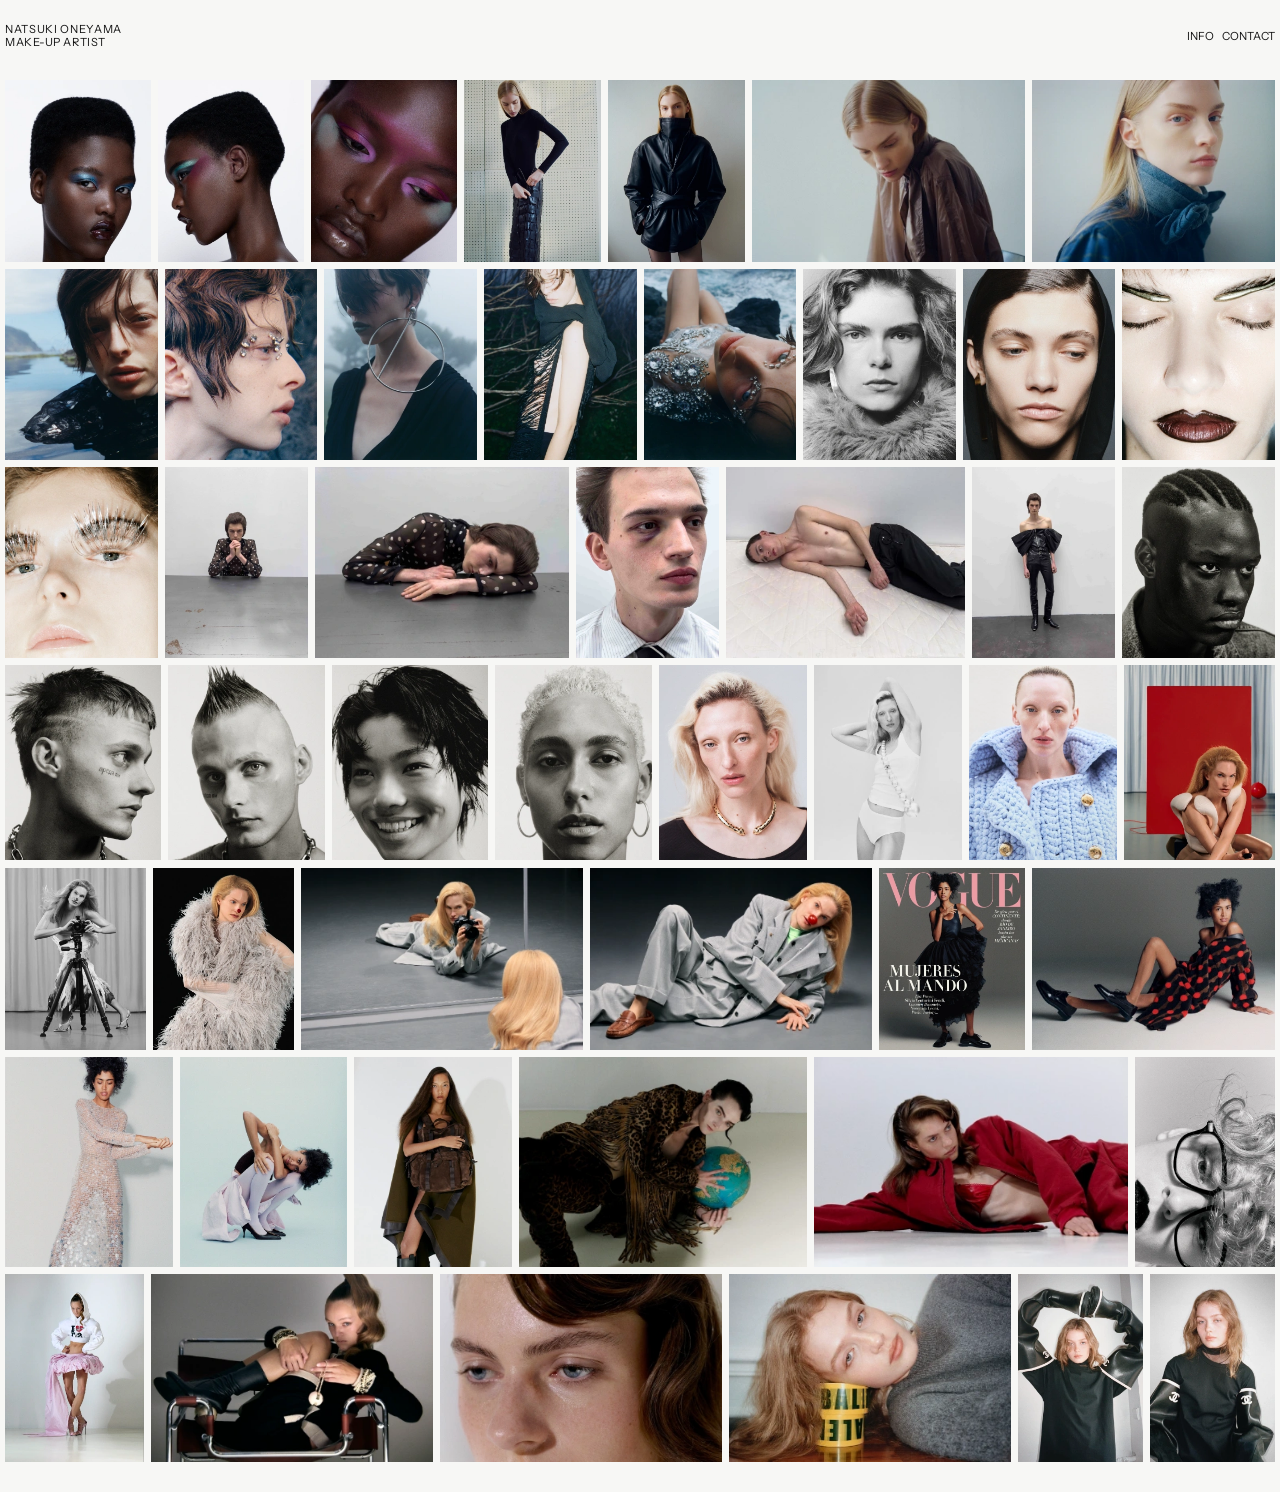
<file: overview.html>
<!doctype html>
<html lang="en">
<head>
  <meta charset="utf-8" />
  <meta name="viewport" content="width=device-width, initial-scale=1.0, maximum-scale=2.0, viewport-fit=cover" />
  <meta name="format-detection" content="telephone=no, email=no, address=no, date=no" />

  <title>Overview – NATSUKI ONEYAMA</title>

  <meta name="description"
        content="Selected beauty and fashion work by Paris-based MAKE-UP ARTIST Natsuki Oneyama." />

  <!-- Open Graph -->
  <meta property="og:title" content="NATSUKI ONEYAMA – MAKE-UP ARTIST" />
  <meta property="og:description" content="Paris-based MAKE-UP ARTIST working across beauty, fashion and editorial." />
  <meta property="og:type" content="website" />
  <meta property="og:url" content="https://natsukioneyama.com/overview.html" />
  <meta property="og:image" content="https://natsukioneyama.com/img/beauty/beauty01/01.webp" />

  <!-- Fonts -->
 <link rel="preconnect" href="https://fonts.googleapis.com">
 <link rel="preconnect" href="https://fonts.gstatic.com" crossorigin>
<link href="https://fonts.googleapis.com/css2?family=Cormorant+Garamond:ital,wght@0,300..700;1,300..700&family=Instrument+Sans:ital,wght@0,400..700;1,400..700&family=Inter:ital,opsz,wght@0,14..32,100..900;1,14..32,100..900&display=swap" rel="stylesheet">

  <!-- CSS -->
  <link rel="stylesheet" href="./overview.css" />

  <!-- Scripts -->
  <script src="./justified-layout.umd.js" defer></script>
  <script src="./overview.js" defer></script>
</head>


<body>
<header class="topbar">

  <div class="brand">
   <a href="index.html" class="brand-link">
    <span class="artist">NATSUKI ONEYAMA</span>
    <span class="role">MAKE-UP ARTIST</span>
  </a>
  </div>

  <nav class="toplinks js-site-nav" aria-label="Primary">
  <a class="nav-link" href="index.html">INFO</a>
  <a href="mailto:natsukimua@gmail.com">CONTACT</a>
  </nav>

</header>



  <main class="page">
    <section id="overview" class="overview">
      <div id="grid">


   <figure class="jl-item" data-w="280" data-h="350">
    <img src="thmbs/beauty/beauty01/01.webp" width="280" height="350" alt="antoine&charlie" data-full="img/beauty/beauty01/01.webp" data-title="Beauty" data-line1="Antoine & Charlie" data-line2="">
  </figure>
    <figure class="jl-item" data-w="280" data-h="350">
    <img src="thmbs/beauty/beauty01/02.webp" width="280" height="350" alt="antoine&charlie" data-full="img/beauty/beauty01/02.webp" data-title="Beauty" data-line1="Antoine & Charlie" data-line2="">
  </figure>
    <figure class="jl-item" data-w="280" data-h="350">
    <img src="thmbs/beauty/beauty01/03.webp" width="280" height="350" alt="antoine&charlie" data-full="img/beauty/beauty01/03.webp" data-title="Beauty" data-line1="Antoine & Charlie" data-line2="">
  </figure>
  
  <figure class="jl-item" data-w="263" data-h="350">
    <img src="thmbs/portmagazine/isuue38/audelebarbey/01.webp" width="263" height="350" alt="audelebarbey" data-full="img/portmagazine/isuue38/audelebarbey/01.webp" data-title="PORT MAGAZINE" data-line1="Aude Le Barbey" data-line2="">
  </figure>
   <figure class="jl-item" data-w="263" data-h="350">
    <img src="thmbs/portmagazine/isuue38/audelebarbey/02.webp" width="263" height="350" alt="audelebarbey" data-full="img/portmagazine/isuue38/audelebarbey/02.webp" data-title="PORT MAGAZINE" data-line1="Aude Le Barbey" data-line2="">
  </figure>
   <figure class="jl-item" data-w="350" data-h="233">
    <img src="thmbs/portmagazine/isuue38/audelebarbey/03.webp" width="350" height="233" alt="audelebarbey" data-full="img/portmagazine/isuue38/audelebarbey/03.webp" data-title="PORT MAGAZINE" data-line1="Aude Le Barbey" data-line2="">
  </figure>
   <figure class="jl-item" data-w="350" data-h="263">
    <img src="thmbs/portmagazine/isuue38/audelebarbey/04.webp" width="350" height="263" alt="audelebarbey" data-full="img/portmagazine/isuue38/audelebarbey/04.webp" data-title="PORT MAGAZINE" data-line1="Aude Le Barbey" data-line2="">
  </figure>

  <figure class="jl-item" data-w="280" data-h="350">
    <img src="thmbs/img/krzysztofjan_01/01.webp" width="280" height="350" alt="krzysztofjan" data-full="img/img/krzysztofjan_01/01.webp" data-title="Krzysztof Jan" data-line1="" data-line2="">
  </figure>
  <figure class="jl-item" data-w="280" data-h="350">
    <img src="thmbs/img/krzysztofjan_01/02.webp" width="280" height="350" alt="krzysztofjan" data-full="img/img/krzysztofjan_01/02.webp" data-title="Krzysztof Jan" data-line1="" data-line2="">
  </figure>
    <figure class="jl-item" data-w="280" data-h="350">
    <img src="thmbs/img/krzysztofjan_01/03.webp" width="280" height="350" alt="krzysztofjan" data-full="img/img/krzysztofjan_01/03.webp" data-title="Krzysztof Jan" data-line1="" data-line2="">
  </figure>
    <figure class="jl-item" data-w="280" data-h="350">
    <img src="thmbs/img/krzysztofjan_01/04.webp" width="280" height="350" alt="krzysztofjan" data-full="img/img/krzysztofjan_01/04.webp" data-title="Krzysztof Jan" data-line1="" data-line2="">
  </figure>
    <figure class="jl-item" data-w="280" data-h="350">
    <img src="thmbs/img/krzysztofjan_01/05.webp" width="280" height="350" alt="krzysztofjan" data-full="img/img/krzysztofjan_01/01.webp" data-title="Krzysztof Jan" data-line1="" data-line2="">
  </figure>


  <figure class="jl-item" data-w="280" data-h="350">
    <img src="thmbs/img/carldiner_01/01.webp" width="280" height="350" alt="carldiner" data-full="img/img/carldiner_01/01.webp" data-title="Carl Diner" data-line1="" data-line2="">
  </figure>
   <figure class="jl-item" data-w="280" data-h="350">
    <img src="thmbs/img/carldiner_01/02.webp" width="280" height="350" alt="carldiner" data-full="img/img/carldiner_01/02.webp" data-title="Carl Diner" data-line1="" data-line2="">
  </figure>
  <figure class="jl-item" data-w="280" data-h="350">
    <img src="thmbs/img/carldiner_01/03.webp" width="280" height="350" alt="carldiner" data-full="img/img/carldiner_01/03.webp" data-title="Carl Diner" data-line1="" data-line2="">
  </figure>
  <figure class="jl-item" data-w="280" data-h="350">
    <img src="thmbs/img/carldiner_01/04.webp" width="280" height="350" alt="carldiner" data-full="img/img/carldiner_01/04.webp" data-title="Carl Diner" data-line1="" data-line2="">
  </figure>


   <figure class="jl-item" data-w="263" data-h="350">
    <img src="thmbs/replicaman/ss24/01.webp" width="263" height="350" alt="replicaman" data-full="img/replicaman/ss24/01.webp" data-title="REPLICA MAN" data-line1="Pavel Golik " data-line2="">
  </figure>
  <figure class="jl-item" data-w="350" data-h="263">
    <img src="thmbs/replicaman/ss24/02.webp" width="350" height="263" alt="replicaman" data-full="img/replicaman/ss24/02.webp" data-title="REPLICA MAN" data-line1="Pavel Golik " data-line2="">
  </figure>
  <figure class="jl-item" data-w="263" data-h="350">
    <img src="thmbs/replicaman/ss24/03.webp" width="263" height="350" alt="replicaman" data-full="img/replicaman/ss24/03.webp" data-title="REPLICA MAN" data-line1="Pavel Golik " data-line2="">
  </figure>
   <figure class="jl-item" data-w="350" data-h="280">
    <img src="thmbs/replicaman/ss24/04.webp" width="350" height="280" alt="replicaman" data-full="img/replicaman/ss24/04.webp" data-title="REPLICA MAN" data-line1="Pavel Golik " data-line2="">
  </figure>
    <figure class="jl-item" data-w="263" data-h="350">
    <img src="thmbs/replicaman/ss24/05.webp" width="263" height="350" alt="replicaman" data-full="img/replicaman/ss24/05.webp" data-title="REPLICA MAN" data-line1="Pavel Golik " data-line2="">
  </figure>

   
    <figure class="jl-item" data-w="280" data-h="350">
    <img src="thmbs/beautypapers/01/01.webp" width="280" height="350" alt="beautypapers" data-full="img/beautypapers/01/01.webp" data-title="BEAUTY PAPERS" data-line1="Jérémie Monnier" data-line2="">
  </figure>
   <figure class="jl-item" data-w="280" data-h="350">
    <img src="thmbs/beautypapers/01/02.webp" width="280" height="350" alt="beautypapers" data-full="img/beautypapers/01/02.webp" data-title="BEAUTY PAPERS" data-line1="Jérémie Monnier" data-line2="">
  </figure>
   <figure class="jl-item" data-w="280" data-h="350">
    <img src="thmbs/beautypapers/01/03.webp" width="280" height="350" alt="beautypapers" data-full="img/beautypapers/01/03.webp" data-title="BEAUTY PAPERS" data-line1="Jérémie Monnier" data-line2="">
  </figure>
   <figure class="jl-item" data-w="280" data-h="350">
    <img src="thmbs/beautypapers/01/04.webp" width="280" height="350" alt="beautypapers" data-full="img/beautypapers/01/04.webp" data-title="BEAUTY PAPERS" data-line1="Jérémie Monnier" data-line2="">
  </figure>
   <figure class="jl-item" data-w="280" data-h="350">
    <img src="thmbs/beautypapers/01/05.webp" width="280" height="350" alt="beautypapers" data-full="img/beautypapers/01/05.webp" data-title="BEAUTY PAPERS" data-line1="Jérémie Monnier" data-line2="">
  </figure>

  <figure class="jl-item" data-w="265" data-h="350">
    <img src="thmbs/costume/saschaoda/01/01.webp" width="265" height="350" alt="costume" data-full="img/costume/saschaoda/01/01.webp" data-title="" data-line1="Sascha Oda" data-line2="">
  </figure>
  <figure class="jl-item" data-w="265" data-h="350">
    <img src="thmbs/costume/saschaoda/01/02.webp" width="265" height="350" alt="costume" data-full="img/costume/saschaoda/01/02.webp" data-title="" data-line1="Sascha Oda" data-line2="">
  </figure>
  <figure class="jl-item" data-w="265" data-h="350">
    <img src="thmbs/costume/saschaoda/01/03.webp" width="265" height="350" alt="costume" data-full="img/costume/saschaoda/01/03.webp" data-title="" data-line1="Sascha Oda" data-line2="">
  </figure>

  <figure class="jl-item" data-w="270" data-h="350">
    <img src="thmbs/numerochina/01/01.webp" width="270" height="350" alt="numerochina" data-full="img/numerochina/01/01.webp" data-title="NUMERO CHINA" data-line1="Carla Rossi" data-line2="">
  </figure>
   <figure class="jl-item" data-w="270" data-h="350">
    <img src="thmbs/numerochina/01/02.webp" width="270" height="350" alt="numerochina" data-full="img/numerochina/01/02.webp" data-title="NUMERO CHINA" data-line1="Carla Rossi" data-line2="">
  </figure>
  <figure class="jl-item" data-w="270" data-h="350">
    <img src="thmbs/numerochina/01/03.webp" width="270" height="350" alt="numerochina" data-full="img/numerochina/01/03.webp" data-title="NUMERO CHINA" data-line1="Carla Rossi" data-line2="">
  </figure>
      <figure class="jl-item" data-w="350" data-h="227">
    <img src="thmbs/numerochina/01/04.webp" width="350" height="227" alt="numerochina" data-full="img/numerochina/01/04.webp" data-title="NUMERO CHINA" data-line1="Carla Rossi" data-line2="">
  </figure>
      <figure class="jl-item" data-w="350" data-h="227">
    <img src="thmbs/numerochina/01/05.webp" width="350" height="227" alt="numerochina" data-full="img/numerochina/01/05.webp" data-title="NUMERO CHINA" data-line1="Carla Rossi" data-line2="">
  </figure>


   <figure class="jl-item" data-w="280" data-h="350">
    <img src="thmbs/voguemexico/01/01.webp" width="280" height="350" alt="voguemexico" data-full="img/voguemexico/01/01.webp" data-title="VOGUE MEXICO" data-line1="Ward Ivan Rafik" data-line2="">
  </figure>
   <figure class="jl-item" data-w="350" data-h="263">
    <img src="thmbs/voguemexico/01/02.webp" width="350" height="263" alt="voguemexico" data-full="img/voguemexico/01/02.webp" data-title="VOGUE MEXICO" data-line1="Ward Ivan Rafik" data-line2="">
  </figure>
  <figure class="jl-item" data-w="280" data-h="350">
    <img src="thmbs/voguemexico/01/03.webp" width="280" height="350" alt="voguemexico" data-full="img/voguemexico/01/03.webp" data-title="VOGUE MEXICO" data-line1="Ward Ivan Rafik" data-line2="">
  </figure>
   <figure class="jl-item" data-w="280" data-h="350">
    <img src="thmbs/voguemexico/01/04.webp" width="280" height="350" alt="voguemexico" data-full="img/voguemexico/01/04.webp" data-title="VOGUE MEXICO" data-line1="Ward Ivan Rafik" data-line2="">
  </figure>


  <figure class="jl-item" data-w="263" data-h="350">
    <img src="thmbs/numeroberlin/visionary/01.webp" width="263" height="350" alt="numeroberlin" data-full="img/numeroberlin/visionary/01.webp" data-title="NUMERO BERLIN" data-line1="Boris Ovini" data-line2="">
  </figure>
  <figure class="jl-item" data-w="350" data-h="255">
    <img src="thmbs/numeroberlin/visionary/02.webp" width="350" height="255" alt="numeroberlin" data-full="img/numeroberlin/visionary/02.webp" data-title="NUMERO BERLIN" data-line1="Boris Ovini" data-line2="">
  </figure>
   <figure class="jl-item" data-w="350" data-h="233">
    <img src="thmbs/numeroberlin/visionary/03.webp" width="350" height="233" alt="numeroberlin" data-full="img/numeroberlin/visionary/03.webp" data-title="NUMERO BERLIN" data-line1="Boris Ovini" data-line2="">
  </figure>
  <figure class="jl-item" data-w="233" data-h="350">
    <img src="thmbs/numeroberlin/visionary/04.webp" width="233" height="350" alt="numeroberlin" data-full="img/numeroberlin/visionary/04.webp" data-title="NUMERO BERLIN" data-line1="Boris Ovini" data-line2="">
  </figure>
  <figure class="jl-item" data-w="259" data-h="350">
    <img src="thmbs/numeroberlin/visionary/05.webp" width="259" height="350" alt="numeroberlin" data-full="img/numeroberlin/visionary/05.webp" data-title="NUMERO BERLIN" data-line1="Boris Ovini" data-line2="">
  </figure>
    <figure class="jl-item" data-w="350" data-h="233">
    <img src="thmbs/numeroberlin/visionary/06.webp" width="350" height="233" alt="numeroberlin" data-full="img/numeroberlin/visionary/06.webp" data-title="NUMERO BERLIN" data-line1="Boris Ovini" data-line2="">
  </figure>
   <figure class="jl-item" data-w="350" data-h="233">
    <img src="thmbs/numeroberlin/visionary/07.webp" width="350" height="233" alt="numeroberlin" data-full="img/numeroberlin/visionary/07.webp" data-title="NUMERO BERLIN" data-line1="Boris Ovini" data-line2="">
  </figure>

    <figure class="jl-item" data-w="350" data-h="233">
    <img src="thmbs/sanstitle/001/01.webp" width="350" height="233" alt="sanstitle" data-full="img/sanstitle/001/01.webp" data-title="SANS TITLE" data-line1="Tess Petronio" data-line2="">
  </figure>
  <figure class="jl-item" data-w="233" data-h="350">
    <img src="thmbs/sanstitle/001/02.webp" width="233" height="350" alt="sanstitle" data-full="img/sanstitle/001/02.webp" data-title="SANS TITLE" data-line1="Tess Petronio" data-line2="">
  </figure>
  <figure class="jl-item" data-w="233" data-h="350">
    <img src="thmbs/sanstitle/001/03.webp" width="233" height="350" alt="sanstitle" data-full="img/sanstitle/001/03.webp" data-title="SANS TITLE" data-line1="Tess Petronio" data-line2="">
  </figure>






  <!--
  <figure class="jl-item" data-w="280" data-h="350">
    <img src="thmbs/untitled/01/01.webp" width="280" height="350" alt="untitled" data-full="img/untitled/01/01.webp" data-title="UNTITLED" data-line1="Lucie Rox" data-line2="">
  </figure>
  <figure class="jl-item" data-w="280" data-h="350">
    <img src="thmbs/untitled/01/02.webp" width="280" height="350" alt="untitled" data-full="img/untitled/01/02.webp" data-title="UNTITLED" data-line1="Lucie Rox" data-line2="">
  </figure>
  <figure class="jl-item" data-w="280" data-h="350">
    <img src="thmbs/untitled/01/03.webp" width="280" height="350" alt="untitled" data-full="img/untitled/01/03.webp" data-title="UNTITLED" data-line1="Lucie Rox" data-line2="">
  </figure>
  <figure class="jl-item" data-w="350" data-h="233">
    <img src="thmbs/untitled/01/04.webp" width="350" height="233" alt="untitled" data-full="img/untitled/01/04.webp" data-title="UNTITLED" data-line1="Lucie Rox" data-line2="">
  </figure>
  <figure class="jl-item" data-w="280" data-h="350">
    <img src="thmbs/untitled/01/05.webp" width="280" height="350" alt="untitled" data-full="img/untitled/01/05.webp" data-title="UNTITLED" data-line1="Lucie Rox" data-line2="">
  </figure>
  <figure class="jl-item" data-w="280" data-h="350">
    <img src="thmbs/untitled/01/06.webp" width="280" height="350" alt="untitled" data-full="img/untitled/01/06.webp" data-title="UNTITLED" data-line1="Lucie Rox" data-line2="">
  </figure>
  <figure class="jl-item" data-w="350" data-h="257">
    <img src="thmbs/untitled/01/07.webp" width="350" height="257" alt="untitled" data-full="img/untitled/01/07.webp" data-title="UNTITLED" data-line1="Lucie Rox" data-line2="">
  </figure>
  -->





  </div>


    <!-- ===== CUSTOM LIGHTBOX (gm) ===== -->
  <div class="gm" aria-hidden="true" id="gm">
    <button class="gm-backdrop" aria-hidden="true"></button>

    <div class="gm-frame">
      <img id="gmImage" class="gm-img" alt="">
      <div class="gm-video-wrap" hidden>
        <video id="gmVideo" playsinline muted></video>

        <div class="sv-controls">
          <div class="sv-progress">
            <div class="sv-progress__bar"></div>
          </div>

          <div class="sv-nav">
            <button type="button" class="sv-btn sv-btn--play">PAUSE</button>
            <button type="button" class="sv-btn sv-btn--fs">FULL</button>
          </div>
        </div>
      </div>

      </div>

      <div class="gm-caption">
        <p class="gm-name">
          <a href="index.html" class="gm-main">NATSUKI ONEYAMA</a><br>
          <span class="gm-subtitle">MAKE-UP ARTIST</span>
        </p>

        <p class="gm-ttl"></p>
        <p class="gm-sub"></p>
      </div>

       <!--<div class="gm-counter"></div>   -->

      <div class="gm-view-toggle">
     <a class="gm-view-btn" href="overview.html" aria-label="Overview">⊞</a>
      </div>
      
      <!--
      <div class="gm-project-nav">
      <button class="gm-prev-project">PREVIOUS PROJECT</button>
      <span>/</span>
      <button class="gm-next-project">NEXT PROJECT</button>
      </div>
      -->

      <button class="gm-close">BACK</button>

      <button class="gm-hit gm-prev" aria-label="Previous"></button>
      <button class="gm-hit gm-next" aria-label="Next"></button>
    </div>
  </div>
</section>
</main>




  
</body>
</html>
</file>
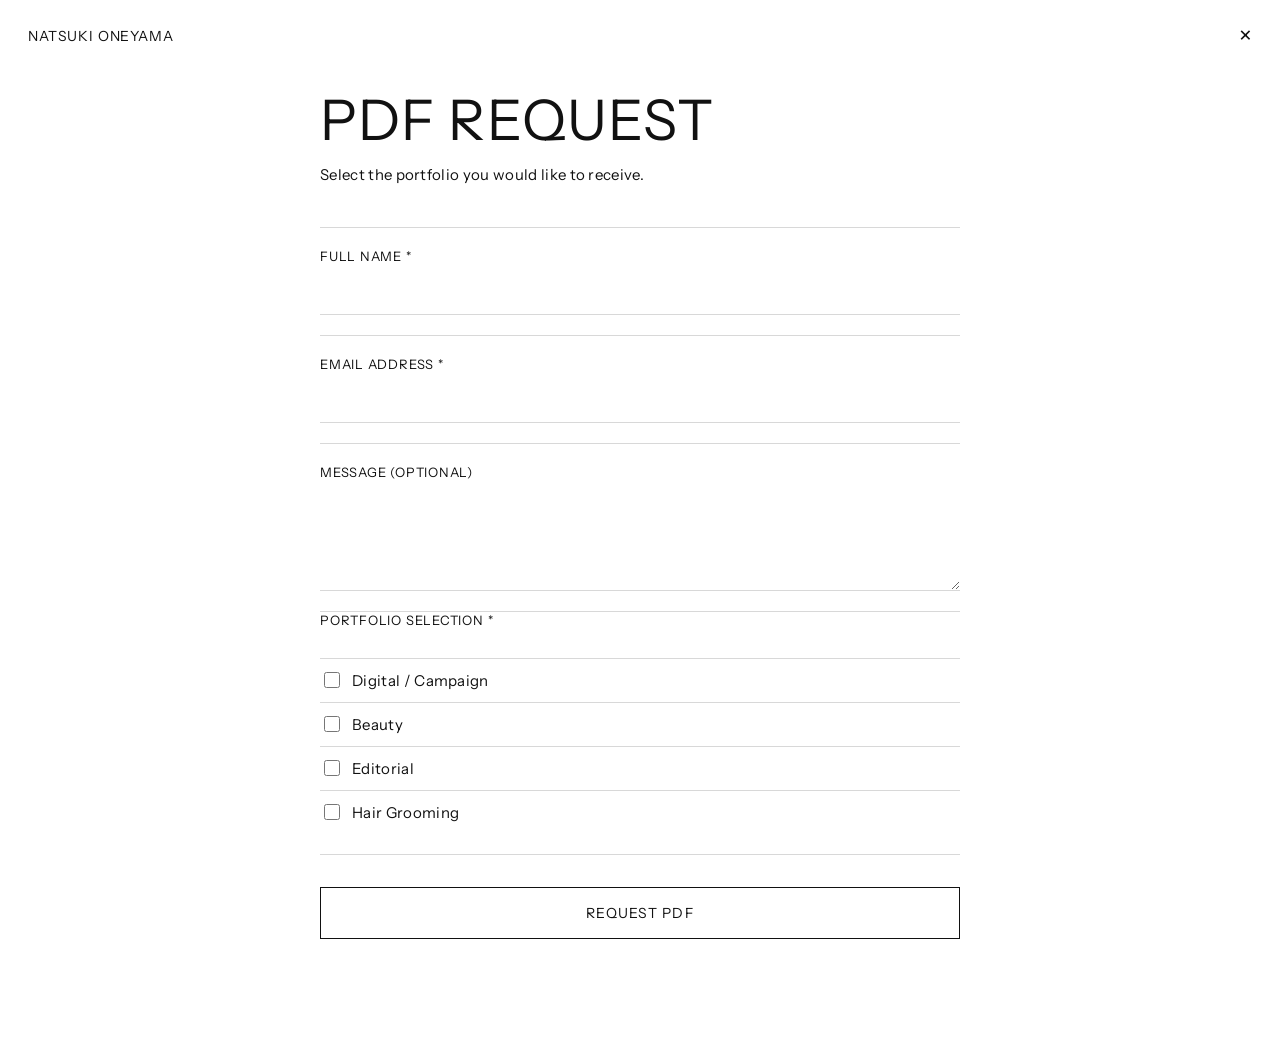
<file: pdf-request.html>
<!doctype html>
<html lang="en">
<head>
  <meta charset="utf-8" />
  <meta name="viewport" content="width=device-width, initial-scale=1.0, maximum-scale=2.0, viewport-fit=cover" />
  <meta name="format-detection" content="telephone=no, email=no, address=no, date=no" />

  <title>PDF Request – NATSUKI ONEYAMA</title>

  <meta name="description"
        content="Request the commercial portfolio PDF for Paris-based MAKE-UP ARTIST Natsuki Oneyama." />

  <!-- Fonts -->
  <link rel="preconnect" href="https://fonts.googleapis.com">
  <link rel="preconnect" href="https://fonts.gstatic.com" crossorigin>
  <link href="https://fonts.googleapis.com/css2?family=Instrument+Sans:ital,wght@0,400..700;1,400..700&display=swap" rel="stylesheet">

  <!-- CSS -->
  <link rel="stylesheet" href="./index.css" />
</head>

<body class="page-pdf-request">

<header class="pdf-request-header">
  <p class="pdf-request-name">Natsuki Oneyama</p>
  <a class="pdf-request-back" href="index.html" aria-label="Back to site">×</a>
</header>

<main class="pdf-request-page">
  <div class="pdf-request-inner">

    <h1 class="pdf-request-title">PDF Request</h1>
    <p class="pdf-request-intro">Select the portfolio you would like to receive.</p>

    <form class="pdf-request-form" action="https://formspree.io/f/xeajyvgn" method="POST">

      <input type="text" name="_gotcha" class="pdf-request-honeypot" tabindex="-1" autocomplete="off" aria-hidden="true">

      <div class="pdf-request-field">
        <label for="pdf-request-name">Full name <span aria-hidden="true">*</span></label>
        <input type="text" id="pdf-request-name" name="name" autocomplete="off" autocorrect="off" spellcheck="false" required>
      </div>

      <div class="pdf-request-field">
        <label for="pdf-request-email">Email address <span aria-hidden="true">*</span></label>
        <input type="email" id="pdf-request-email" name="email" required>
      </div>

      <div class="pdf-request-field">
        <label for="pdf-request-message">Message (optional)</label>
        <textarea id="pdf-request-message" name="message" rows="4"></textarea>
      </div>

      <fieldset class="pdf-request-fieldset">
        <legend>Portfolio selection <span aria-hidden="true">*</span></legend>

        <label class="pdf-request-checkbox">
          <input type="checkbox" name="portfolio" value="Digital / Campaign">
          <span>Digital / Campaign</span>
        </label>

        <label class="pdf-request-checkbox">
          <input type="checkbox" name="portfolio" value="Beauty">
          <span>Beauty</span>
        </label>

        <label class="pdf-request-checkbox">
          <input type="checkbox" name="portfolio" value="Editorial">
          <span>Editorial</span>
        </label>

        <label class="pdf-request-checkbox">
          <input type="checkbox" name="portfolio" value="Hair / Grooming">
          <span>Hair Grooming</span>
        </label>
      </fieldset>

      <button type="submit" class="pdf-request-submit">Request PDF</button>

      <p class="pdf-request-status" role="status" aria-live="polite"></p>

    </form>

  </div>
</main>

<script>
(function () {
  var form = document.querySelector(".pdf-request-form");
  var status = document.querySelector(".pdf-request-status");
  var submitButton = document.querySelector(".pdf-request-submit");
  var checkboxes = form.querySelectorAll('input[name="portfolio"]');

  function atLeastOnePortfolioChecked() {
    return Array.prototype.some.call(checkboxes, function (checkbox) {
      return checkbox.checked;
    });
  }

  function updatePortfolioValidity() {
    var message = atLeastOnePortfolioChecked() ? "" : "Please select at least one portfolio.";
    Array.prototype.forEach.call(checkboxes, function (checkbox) {
      checkbox.setCustomValidity(message);
    });
  }

  Array.prototype.forEach.call(checkboxes, function (checkbox) {
    checkbox.addEventListener("change", updatePortfolioValidity);
  });

  updatePortfolioValidity();

  form.addEventListener("submit", function (event) {
    event.preventDefault();
    updatePortfolioValidity();

    if (!form.reportValidity()) {
      return;
    }

    submitButton.disabled = true;
    status.textContent = "Sending…";

    fetch(form.action, {
      method: "POST",
      body: new FormData(form),
      headers: { Accept: "application/json" }
    })
      .then(function (response) {
        if (response.ok) {
          status.textContent = "Thank you. Your request has been sent.";
          form.reset();
          updatePortfolioValidity();
        } else {
          return response.json().then(function (data) {
            var errorMessage = data && data.errors
              ? data.errors.map(function (error) { return error.message; }).join(", ")
              : "Something went wrong. Please try again.";
            status.textContent = errorMessage;
          });
        }
      })
      .catch(function () {
        status.textContent = "Something went wrong. Please try again.";
      })
      .finally(function () {
        submitButton.disabled = false;
      });
  });
})();
</script>

</body>
</html>
</file>
<file: index.css>
/* =========================
BASE
========================= */

* {
  box-sizing: border-box;
}

html,
body {
  margin: 0;
  padding: 0;
}

body {
  background: #f7f7f7;
  color: #111;
  font-family: "Instrument Sans", sans-serif;
  font-weight: 300;
  font-style: normal;
  letter-spacing: 0.02em;
}

img {
  -webkit-user-drag: none;
  -webkit-user-select: none;
  user-select: none;
  -webkit-touch-callout: none;
}


/* =========================
SITE MENU
========================= */

.menu-toggle {
  position: absolute;
  top: clamp(16px, 2vw, 28px);
  right: clamp(16px, 2vw, 28px);
  z-index: 5000;
  width: 44px;
  height: 44px;
  margin: 0;
  padding: 0;
  border: 0;
  border-radius: 0;
  background: transparent;
  box-shadow: none;
  cursor: pointer;
}

.menu-toggle.is-open {
  position: fixed;
}

.menu-toggle-line {
  position: absolute;
  left: 50%;
  top: 50%;
  width: 26px;
  height: 1px;
  background: #111;
  transform: translate(-50%, -50%);
  transition: transform 0.15s ease, opacity 0.15s ease;
}

.menu-toggle-line:nth-child(1) {
  margin-top: -5px;
}

.menu-toggle-line:nth-child(3) {
  margin-top: 5px;
}

.menu-toggle.is-open .menu-toggle-line:nth-child(1) {
  margin-top: 0;
  transform: translate(-50%, -50%) rotate(45deg);
}

.menu-toggle.is-open .menu-toggle-line:nth-child(2) {
  opacity: 0;
}

.menu-toggle.is-open .menu-toggle-line:nth-child(3) {
  margin-top: 0;
  transform: translate(-50%, -50%) rotate(-45deg);
}

.site-menu {
  position: fixed;
  inset: 0;
  z-index: 4000;
  background: #fff;
  opacity: 0;
  visibility: hidden;
  transition: opacity 0.15s ease, visibility 0s linear 0.15s;
}

.site-menu.is-open {
  opacity: 1;
  visibility: visible;
  transition: opacity 0.15s ease, visibility 0s linear 0s;
}

.site-menu-inner {
  box-sizing: border-box;
  width: 100%;
  height: 100%;
  padding: 28px;
  display: flex;
  flex-direction: column;
  overflow-y: auto;
}

.site-menu-name {
  margin: 0;
  font-size: 14px;
  font-weight: 400;
  text-transform: uppercase;
  letter-spacing: 0.06em;
}

.site-menu-title {
  margin: 16px 0 40px;
  font-size: clamp(2.5rem, 8vw, 5rem);
  font-weight: 400;
  line-height: 1;
}

.site-menu-nav {
  display: flex;
  flex-direction: column;
  border-top: 1px solid #d8d8d8;
}

.site-menu-nav a {
  padding: 18px 4px;
  border-bottom: 1px solid #d8d8d8;
  color: #111;
  text-decoration: none;
  text-transform: uppercase;
  font-size: 15px;
  letter-spacing: 0.06em;
}

.site-menu-nav a:hover {
  background: #f2f2f2;
}

@media (prefers-reduced-motion: reduce) {
  .menu-toggle-line,
  .site-menu {
    transition: none;
  }
}

@media (max-width: 699px) {
  .site-menu-title {
    margin: 12px 0 28px;
  }

  .site-menu-nav a {
    padding: 14px 4px;
    font-size: 13px;
  }
}


/* =========================
INFO HERO
========================= */

.info-page {
  padding-top: clamp(30px, 6svh, 80px);
}

.info-intro {
  display: block;
  width: 100%;
  max-width: none;
  margin: 0 auto;
  text-align: center;
  padding-bottom: calc(120px + env(safe-area-inset-bottom));
}

.info-hero {
  width: 100%;
  margin: clamp(20px, 3svh, 35px) auto clamp(24px, 4svh, 40px);
}

.info-hero img,
.hero-slide {
  width: min(90vw, 60svh, 880px);
  aspect-ratio: 4 / 5;
  object-fit: cover;
  display: block;
  margin: 0 auto;
}

.info-content {
  text-align: center;
}

.info-content h1 {
  font-size: 2.5rem;
  font-weight: 400;
  margin: 0 0 20px;
}

.info-title {
  font-size: 14px;
  margin: 0;
} 

.info-text-block {
  width: calc(100% - 48px);
  max-width: 620px;
  margin: 40px auto 0;
  padding: 0 28px;
}

.info-bio {
  width: auto;
  max-width: none;
  margin: 0;
  padding: 0;
  text-align: left;
  letter-spacing: 0.02em;
}

.clients-block {
  width: auto;
  max-width: none;
  margin: 80px 0 0;
  padding: 0;
  text-align: justify;
}

.clients-title {
  text-align: center;
  margin: 0 0 20px;
  font-size: 14px;

}

.clients-list {
  margin: 0;
  text-align: justify;
}

.info-bio,
.clients-list {
  font-size: 15px;
  line-height: 1.6;
  letter-spacing: 0.02em;
}

.info-footer-grid {
  margin-top: 45px;
  margin-bottom: 0;
  margin-left: calc(50% - 50vw);
  margin-right: calc(50% - 50vw);
  width: 100vw;
  font-size: 15px;
  line-height: 1.35;
  letter-spacing: 0.06em;
  display: grid;
  grid-template-columns: repeat(2, minmax(0, 1fr));
  gap: 0;
  border: 1px solid #d8d8d8;
  text-align: center;
}

.info-footer-grid .social-links {
  display: contents;
}

.info-footer-grid .social-links a {
  -webkit-text-fill-color: #111;
}

.info-grid-overview,
.info-grid-contact,
.info-footer-grid .social-links a,
.info-footer-grid .pdf-link {
  margin: 0;
  padding: 18px 16px;
  color: #111;
  text-decoration: none;
  border-top: 1px solid #d8d8d8;
  border-left: 1px solid #d8d8d8;
}

.info-grid-overview,
.info-grid-contact {
  border-top: 0;
  text-transform: uppercase;
}

.info-grid-overview,
.info-footer-grid .social-links a:first-child,
.info-footer-grid .pdf-link {
  border-left: 0;
}

.info-footer-grid .social-links a:first-child {
  text-transform: uppercase;
}

.info-footer-grid .pdf-link {
  grid-column: 1 / -1;
}

.info-footer-grid .pdf-link span {
  display: block;
  margin-bottom: 8px;
}

.info-footer-grid .pdf-link a {
  color: #111;
  text-decoration: none;
}

@media (max-width: 699px) {
  .info-footer-grid {
    font-size: 12px;
  }

  .info-grid-overview,
  .info-grid-contact,
  .info-footer-grid .social-links a,
  .info-footer-grid .pdf-link {
    padding: 12px 8px;
  }
}

.copyright {
  margin: 20px;
  font-size: 12px;
  letter-spacing: 0.04em;
  opacity: 0.6;
  text-align: left;
}

.copyright p {
  margin: 6px 0 0;
}


/* =========================
FEATURED PROJECT
========================= */
.featured-project {
  margin: 0 auto 80px;
  width: 100%;
}

.featured-project-inner {
  width: min(88vw, 1280px);
  margin: 0 auto;
}

.featured-project-main {
  display: grid;
  grid-template-columns: 360px 360px;
  column-gap: 160px;
  align-items: center;
  justify-content: center;
}

.featured-project-text {
  grid-column: 1;
  grid-row: 1;
  max-width: 520px;
  white-space: nowrap;
  margin: 0;
  margin-left: 100px;
  text-align: left;
  justify-self: start;
  text-transform: uppercase;
}

.featured-label {
  font-size: 11px;
  text-transform: uppercase;
  margin: 0;
}

.featured-project h2 {
  font-size: 2rem;
  font-weight: 400;
  margin: 0;
}

.featured-main-image {
  grid-column: 2;
  grid-row: 1;
  width: 340px;
  justify-self: start;

  display: block;
  margin: 0;
  padding: 0;
  border: 0;
  background: none;
  font: inherit;
  text-align: inherit;
  cursor: pointer;
}

.featured-main-image img {
  width: 100%;
  aspect-ratio: 4 / 5;
  object-fit: cover;
  display: block;
}


/* Thumbnail slider */

.featured-thumbs-slider {
  position: relative;
  margin: 70px auto 0;
  width: 100%;
  display: flex;
  align-items: center;
  justify-content: center;
  gap: 28px;
}

.featured-thumbs-window {
  overflow: hidden;
  width: 952px;
  max-width: calc(100vw - 160px);
}

.featured-thumbs-track {
  display: flex;
  gap: 24px;
  transition: transform 0.6s ease;
}

.featured-thumbs-track img {
  height: 300px;
  width: auto;
  flex-shrink: 0;
  display: block;
}


/* Slider arrows */

.featured-arrow {
  width: 8px;
  height: 8px;
  border: 0;
  border-radius: 50%;
  background: #0f0f0f;
  padding: 0;
  cursor: pointer;
  flex: 0 0 auto;
}

.featured-arrow:hover {
  background: #111;
}




/* =========================
PROJECT MARQUEE — SHARED AUTO SCROLL HEADER + SLIDER
========================= */
.project-marquee-layout {
  display: grid;
  grid-template-columns: 72px 1fr;
  width: 100vw;
  margin-left: calc(50% - 50vw);
  margin-right: calc(50% - 50vw);
}

.project-marquee-category {
  grid-column: 1;
  grid-row: 1;
  display: flex;
  align-items: center;
  justify-content: center;
  writing-mode: vertical-rl;
  text-orientation: mixed;
  margin: 0;
  font-size: 14px;
  font-weight: 400;
  line-height: 1;
  text-transform: uppercase;
  letter-spacing: 0.02em;
  white-space: nowrap;
  overflow: hidden;
}

.project-marquee-content {
  grid-column: 2;
  min-width: 0;
}

.project-marquee-header {
  display: flex;
  align-items: baseline;
  gap: 12px;
  margin-bottom: 12px;
}

.project-marquee-header .featured-project-text {
  display: contents;
}

.project-marquee-header .featured-project-text .featured-label {
  font-size: 14px;
  font-weight: 400;
  line-height: 1;
  margin: 0;
}

.project-marquee-header .featured-project-text h2 {
  font-size: 14px;
  font-weight: 400;
  line-height: 1;
  margin: 0;
}

@media (min-width: 700px) {
  .project-marquee-header .featured-project-text .featured-label {
    order: 1;
  }

  .project-marquee-header .featured-project-text h2 {
    order: 2;
  }
}

.project-marquee {
  position: relative;
  overflow: hidden;
  width: 100%;
  margin: 0;
}

.project-marquee-track {
  display: flex;
  width: max-content;
  animation: project-marquee-scroll 15s linear infinite;
  will-change: transform;
}

.project-marquee-group {
  display: flex;
  flex-shrink: 0;
}

.project-marquee-item {
  height: clamp(480px, 68svh, 760px);
  width: auto;
  flex-shrink: 0;
  display: block;
  margin-right: 0;
  cursor: pointer;
}

@keyframes project-marquee-scroll {
  from {
    transform: translateX(0);
  }
  to {
    transform: translateX(-50%);
  }
}

@media (prefers-reduced-motion: reduce) {
  .project-marquee-track {
    animation: none;
    transform: none;
  }
}

@media (max-width: 900px) {
  .project-marquee-item {
    height: clamp(300px, 55svh, 520px);
    margin-right: 0;
  }
}

@media (max-width: 699px) {
  .featured-project {
    margin: 0 auto 60px;
  }

  .project-marquee-layout {
    grid-template-columns: 40px 1fr;
  }

  .project-marquee-header {
    flex-direction: column;
    align-items: flex-start;
    gap: 4px;
  }
}












/* =========================
RESPONSIVE
========================= */

/* Info hero: iPad portrait */
@media (min-width: 900px) and (max-width: 1100px) and (orientation: portrait) and (max-aspect-ratio: 4 / 5) {
  .info-hero {
    width: 85%;
    max-width: 85%;
    margin: 10px auto 20px;
  }

  .info-hero img,
  .hero-slide {
    width: 100%;
  }

  .info-content {
    padding-top: 0;
  }

  .info-content h1 {
    margin-bottom: 6px;
  }

  .info-title {
    margin-top: 0;
  }
}


/* Info hero: small tablet portrait */
@media (min-width: 700px) and (max-width: 899px) and (orientation: portrait) and (max-aspect-ratio: 4 / 5) {
  .info-hero {
    width: 100%;
    max-width: 90vw;
    margin: 10px auto 20px;
  }

  .info-hero img,
  .hero-slide {
    width: 100%;
  }

  .info-content {
    padding-top: 0;
  }

  .info-content h1 {
    margin-bottom: 6px;
  }

  .info-title {
    margin-top: 0;
  }
}


/* Info hero: mobile portrait */
@media (min-width: 391px) and (max-width: 699px) and (orientation: portrait) and (max-aspect-ratio: 3 / 4) {
  .info-hero {
    width: 100%;
    max-width: 100%;
    margin: 20px auto 25px;
  }

  .info-hero img,
  .hero-slide {
    width: min(90vw, 60svh, 880px);
  }

  .info-content {
    padding-top: 10px;
  }

  .info-content h1 {
    font-size: 2rem;
  }

  .info-title {
    font-size: 18px;
  }
}


/* Info hero: iPhone SE */
@media (max-width: 390px) and (orientation: portrait) and (max-aspect-ratio: 4 / 5) {
  .info-hero {
    margin: 15px auto 20px;
  }

  .info-content {
    padding-top: 10px;
  }

  .info-content h1 {
    font-size: 1.5rem;
  }

  .info-title {
    font-size: 18px;
  }
}


/* Featured project: mobile / tablet */
@media (max-width: 900px) {

  .featured-project-inner {
    width: min(88vw, 620px);
    margin: 0 auto;
  }

  .featured-project-main {
    display: flex;
    flex-direction: column;
    gap: 10px;
    align-items: flex-start;
  }

    .featured-thumbs-slider {
    display: none;
  }

  .featured-project-text {
    order: -1;
    margin: 0;
    max-width: none;
    text-align: left;
  }

  .featured-label {
    margin: 0 0 8px;
  }

  .featured-project h2 {
    line-height: 1;
    margin: 0;
  }

  .featured-main-image {
    width: 100%;
    display: block;
  }

  .featured-main-image img {
    width: 100%;
    display: block;
  }




  .featured-thumbs-slider {
  touch-action: pan-y;
  -webkit-user-select: none;
  user-select: none;
  margin: 50px auto 0;
  gap: 12px;
  overflow: visible;
  width: 100%;
}



.featured-thumbs-window {
  overflow: hidden;
  width: 100%;
  max-width: none;
}

.featured-thumbs-track {
  display: flex;
  align-items: center;
  gap: 0;
}

.featured-thumbs-track img {
  flex: 0 0 100%;
  width: 100%;
  height: auto;
  max-height: 70svh;
  object-fit: contain;
  display: block;
}

}





























/* =========================
FEATURED LIGHTBOX
========================= */

.featured-lightbox {
  position: fixed;
  inset: 0;
  z-index: 3000;
  display: none;
  align-items: center;
  justify-content: center;
  background: #fff;
}

.featured-lightbox.is-open {
  display: flex;
}

.featured-lightbox-image {
  max-width: 82vw;
  max-height: 82svh;
  object-fit: contain;
  display: block;
}

.featured-lightbox-close {
  position: fixed;
  top: 28px;
  right: 32px;
  border: 0;
  background: none;
  font-size: 22px;
  line-height: 1;
  cursor: pointer;
  color: #111;
}

.featured-lightbox-prev,
.featured-lightbox-next {
  position: fixed;
  top: 50%;
  border: 0;
  background: none;
  padding: 0;
  margin: 0;
  width: auto;
  height: auto;
  font-size: 30px;
  line-height: 1;
  color: #111;
  transform: translateY(-50%);
  cursor: pointer;
  appearance: none;
  -webkit-appearance: none;
}

.featured-lightbox-prev {
  left: 12px;
}

.featured-lightbox-next {
  right: 12px;
}


/* Featured lightbox: mobile / tablet */
@media (max-width: 900px) {
  .featured-lightbox-prev,
  .featured-lightbox-next {
    display: none;
  }

  .featured-lightbox-image {
    max-width: 90vw;
    max-height: 78svh;
  }

  .featured-lightbox-close {
    top: 22px;
    right: 22px;
    font-size: 22px;
  }
}


/* =========================
PDF REQUEST PAGE
========================= */

body.page-pdf-request {
  background: #fff;
  color: #111;
}

.pdf-request-header {
  display: flex;
  align-items: center;
  justify-content: space-between;
  padding: 24px 28px;
}

.pdf-request-name {
  margin: 0;
  font-size: 14px;
  font-weight: 400;
  text-transform: uppercase;
  letter-spacing: 0.06em;
}

.pdf-request-back {
  display: inline-block;
  margin: -8px;
  padding: 8px;
  color: #111;
  text-decoration: none;
  font-size: 24px;
  line-height: 1;
}

.pdf-request-back:hover {
  opacity: 0.6;
}

.pdf-request-back:focus-visible {
  outline: 2px solid #111;
  outline-offset: 2px;
}

.pdf-request-page {
  padding: 20px 28px 80px;
}

.pdf-request-inner {
  width: 100%;
  max-width: 640px;
  margin: 0 auto;
}

.pdf-request-title {
  margin: 0 0 16px;
  font-size: clamp(2.2rem, 6vw, 3.5rem);
  font-weight: 400;
  line-height: 1;
  text-transform: uppercase;
  letter-spacing: 0.02em;
}

.pdf-request-intro {
  margin: 0 0 40px;
  font-size: 15px;
  line-height: 1.5;
}

.pdf-request-form {
  border-top: 1px solid #d8d8d8;
}

.pdf-request-field {
  padding: 20px 0;
  border-bottom: 1px solid #d8d8d8;
}

.pdf-request-field label {
  display: block;
  margin-bottom: 10px;
  font-size: 13px;
  text-transform: uppercase;
  letter-spacing: 0.06em;
}

.pdf-request-field input[type="text"],
.pdf-request-field input[type="email"],
.pdf-request-field textarea {
  display: block;
  width: 100%;
  margin: 0;
  padding: 10px 0;
  border: 0;
  border-radius: 0;
  border-bottom: 1px solid #d8d8d8;
  background: transparent;
  color: #111;
  font-family: inherit;
  font-size: 16px;
}

.pdf-request-field textarea {
  resize: vertical;
  min-height: 90px;
}

.pdf-request-field input[type="text"]:hover,
.pdf-request-field input[type="email"]:hover,
.pdf-request-field textarea:hover {
  border-bottom-color: #999;
}

.pdf-request-field input[type="text"]:focus-visible,
.pdf-request-field input[type="email"]:focus-visible,
.pdf-request-field textarea:focus-visible {
  outline: 2px solid #111;
  outline-offset: 2px;
}

.pdf-request-fieldset {
  margin: 0;
  padding: 20px 0;
  border: 0;
  border-bottom: 1px solid #d8d8d8;
}

.pdf-request-fieldset legend {
  padding: 0;
  margin-bottom: 10px;
  font-size: 13px;
  text-transform: uppercase;
  letter-spacing: 0.06em;
}

.pdf-request-checkbox {
  display: flex;
  align-items: center;
  gap: 12px;
  padding: 12px 4px;
  border-top: 1px solid #d8d8d8;
  cursor: pointer;
}

.pdf-request-checkbox:hover,
.pdf-request-checkbox:focus-within {
  background: #f2f2f2;
}

.pdf-request-checkbox input {
  width: 16px;
  height: 16px;
  margin: 0;
  flex-shrink: 0;
  accent-color: #111;
}

.pdf-request-checkbox input:focus-visible {
  outline: 2px solid #111;
  outline-offset: 2px;
}

.pdf-request-checkbox span {
  font-size: 15px;
}

.pdf-request-submit {
  display: block;
  width: 100%;
  margin: 32px 0 0;
  padding: 16px;
  border: 1px solid #111;
  border-radius: 0;
  background: #fff;
  color: #111;
  font-family: inherit;
  font-size: 14px;
  text-transform: uppercase;
  letter-spacing: 0.08em;
  cursor: pointer;
}

.pdf-request-submit:hover {
  background: #111;
  color: #fff;
}

.pdf-request-submit:focus-visible {
  outline: 2px solid #111;
  outline-offset: 4px;
}

.pdf-request-submit:disabled {
  opacity: 0.5;
  cursor: default;
}

.pdf-request-honeypot {
  position: absolute;
  width: 1px;
  height: 1px;
  margin: -1px;
  padding: 0;
  border: 0;
  overflow: hidden;
  clip: rect(0, 0, 0, 0);
  white-space: nowrap;
}

.pdf-request-status {
  margin: 16px 0 0;
  font-size: 14px;
  min-height: 1.4em;
}

@media (max-width: 699px) {
  .pdf-request-header {
    padding: 18px 20px;
  }

  .pdf-request-page {
    padding: 12px 20px 60px;
  }

  .pdf-request-title {
    margin-bottom: 12px;
  }

  .pdf-request-intro {
    margin-bottom: 28px;
  }
}
</file>
<file: overview.css>
/* ==========================================================================
   AOW overview + lightbox (gm) template
   ========================================================================== */


/* ==========================================================================
   1) Base / Reset
   - すべての要素の box-sizing を統一
   - html/body の余白をゼロにする
   ========================================================================== */
*,
*::before,
*::after {
  box-sizing: border-box;
}

html,
body {
  margin: 0;
  padding: 0;
}

/* ==========================================================================
   2) CSS Variables (Design tokens)
   - --bar-h   : トップバーの想定高さ
   - --gutter  : 端の余白（デバイス幅に応じて可変）
   ========================================================================== */
:root {
  --bar-h: 72px;
  --gutter: clamp(3px, 2vw, 5px);
}

/* ==========================================================================
   3) Body global
   - フォント / 色 / 背景 / 横スクロール抑止
   ========================================================================== */
body {
  font-family: "Instrument Sans", sans-serif;
  font-weight: 400;
  font-style: normal;
  color: #111;
  background: #f7F7F5; 
  overflow-x: hidden;
}




/* ==========================================================================
   4) TOP BAR (Sticky + Responsive)
   - desktop/tablet: left brand / right nav
   - mobile portrait: nav goes under artist (left)
   ========================================================================== */

/* Top bar: sticky header */
.topbar{
  position: sticky;
  top: 0;
  z-index: 1000;

  /* optional: keep text readable over images */
  /* background: #f7F7F5; */

  display: grid;
  grid-template-columns: 1fr auto;
  align-items: center;
  gap: 12px;
  padding: 10px var(--gutter);
  min-height: var(--bar-h);
}

/* Brand (artist/role) */
.brand{
  display: flex;
  flex-direction: column;
  line-height: 1.2;
}

.brand .artist{
  font-size: .7rem;
  letter-spacing: 0.06em;
  
  color: inherit;
  text-decoration: none;
  cursor: pointer;
}

.brand-link{
  display: flex;
  flex-direction: column;
  color: inherit;
  text-decoration: none;
}

.brand .role{
  font-size: .7rem;
  letter-spacing: .05em;
}

/* Nav links */
.toplinks{
  display: flex;
  gap: 8px;
}
 
.toplinks a{
  font-size: .7rem;
  color: inherit;
  text-decoration: none;
}

/* Current page underline */
.toplinks a[aria-current="page"]{
  text-decoration: underline;
  text-underline-offset: 3px;
}

.toplinks a:hover{
  opacity: .8;
}

/* Mobile portrait: stack nav under artist */
@media (max-width: 370px) and (orientation: portrait){
  .topbar{
    grid-template-columns: 1fr;
    align-items: start;
    gap: 8px;
    padding: 14px 5px 10px;
    min-height: auto;
  }



  .toplinks{
    justify-content: flex-start;
    flex-wrap: wrap;
    gap: 8px;
  }

  .toplinks a{
    font-size: .7rem;
    letter-spacing: 0.04em;
  }
}


/* ==========================================================================
   5) Page wrapper
   - overview グリッド全体の外側余白
   ========================================================================== */
.page {
  padding: 0 var(--gutter) var(--gutter);
}

/* ==========================================================================
   6) Overview grid (justified-layout 用)
   - #grid: JS によって絶対配置のアイテムが入るコンテナ
   - 初期は非表示（opacity/pointer-events）→ .jl-ready で表示
   ========================================================================== */
#grid {
  position: relative;
  width: 100%;
  margin: 8px 0 25px;

  /* JS でレイアウトが確定するまで見せない（チラつき防止） */
  opacity: 0;
  pointer-events: none;
}

/* ★ JS で body に .jl-ready が付いたら表示 */
body.jl-ready #grid {
  opacity: 1;
  pointer-events: auto;
  transition: opacity 0.25s ease;
}

/* ==========================================================================
   7) Items (images & videos)
   - .jl-item は JS が left/top/width/height を付ける前提で absolute
   - 中身（img/video）は枠にフィットさせる
   ========================================================================== */
.jl-item {
  position: absolute; /* justified-layout の結果を JS が反映 */
  margin: 0;
  overflow: hidden;   /* 枠外を切る（object-fit とセット） */
}

.jl-item img,
.jl-item video {
  display: block;
  width: 100%;
  height: 100%;
  object-fit: cover; /* data-w/data-h と合っていればほぼトリミングなし */
}


/* ==========================================================================
   8) Overview caption & group highlight (hover/tap)
   - .ov-cap: 各グループの先頭サムネにだけ出すキャプション
   - PC は hover、モバイルは tap 用クラスで制御
   ========================================================================== */

/* キャプション共通（初期は非表示） */
.ov-cap {
  position: absolute;
  left: 4px;
  top: 2px;
  color: #000;
  font-size: .5rem;

  opacity: 0;          /* 初期は非表示 */
  pointer-events: none;/* クリックを邪魔しない */
  max-width: 80%;
  line-height: 1.3;
}

/* 見出し系（強調） */
.ov-cap em,
.ov-cap i {
  display: block;
  opacity: 0.9;
  font-style: normal;  /* 斜体オフ */
}

.ov-cap b,
.ov-cap strong {
  font-style: normal;
  font-weight: 400;
}

/* PC: hover が使える環境のみ */
@media (hover: hover) and (pointer: fine) {

  /* グループに属するサムネだけ白オーバーレイ */
  #grid.is-group-hover .jl-item.is-in-group::after {
    content: "";
    position: absolute;
    inset: 0;
    background: rgba(255, 255, 255, 0.763);
    pointer-events: none;
    z-index: 1;
  }

  /* グループ先頭（data-head="1"）のサムネだけキャプション表示 */
  #grid.is-group-hover .jl-item[data-head="1"].is-in-group .ov-cap {
    opacity: 1;
    z-index: 2; /* オーバーレイより前 */
  }
}

/* モバイル: 1回タップ中（is-group-tap） */
#grid.is-group-tap .jl-item[data-head="1"].is-in-group .ov-cap {
  opacity: 1;
  z-index: 2; /* オーバーレイより前 */
}

#grid.is-group-tap .jl-item.is-in-group::after {
  content: "";
  position: absolute;
  inset: 0;
  background: rgba(255, 255, 255, 0.763);
  pointer-events: none;
  z-index: 1;
}

/* キャプションを常にオーバーレイより前に */
#grid .ov-cap {
  position: absolute;
  z-index: 2;
}


/* ==========================================================================
   9) Video fullscreen behavior (overview 側)
   - フルスクリーン時は contain でトリミングしない
   ========================================================================== */
.jl-item.is-video video:fullscreen,
.jl-item.is-video video:-webkit-full-screen {
  width: 100%;
  height: 100%;
  object-fit: contain;
  background: #000;
}


/* ==========================================================================
   10) Fullscreen button (overview 側の動画用ボタン)
   - .fs-btn はホバーで出す（PC）
   - hover が無い環境では常時表示
   ========================================================================== */
.fs-btn {
  position: absolute;
  right: 6px;
  bottom: 6px;
  width: 22px;
  height: 22px;
  border: none;
  background: rgba(0, 0, 0, 0.55);
  border-radius: 4px;
  cursor: pointer;
  outline: none;

  opacity: 0;                 /* 初期は非表示 */
  transform: translateY(4px); /* 少し下げておく */
  transition: opacity 0.15s ease, transform 0.15s ease;
}

.fs-btn::before {
  content: "⤢"; /* fullscreen アイコン */
  color: #fff;
  font-size: .6rem;
  line-height: 22px;
  display: block;
  text-align: center;
  pointer-events: none;
}

/* PC: 動画アイテム hover 時だけ表示 */
.jl-item.is-video:hover .fs-btn {
  opacity: 1;
  transform: translateY(0);
}

/* hover が無い環境（タッチ）では常時表示 */
@media (hover: none) {
  .fs-btn {
    opacity: 1;
    transform: translateY(0);
  }
}


/* ==========================================================================
   11) Small screen tweaks (ヘッダー文字)
   ========================================================================== */
@media (max-width: 480px) {
  .brand .artist {
    font-size: .7rem;
  }
}
















/* ==========================================================================
   15) Custom video controls (sv)
   ========================================================================== */

/* 動画のラッパー（sv-controls の基準） */
.gm-video-wrap {
  position: relative;
  flex: 0 0 auto;
  display: inline-flex;
  align-items: center;
  justify-content: center;
  z-index: 20;

  opacity: 0;
  transition: opacity .35s ease;

  pointer-events: auto;
}

/* JS が付与：準備完了で表示 */
.gm-video-wrap.is-ready {
  opacity: 1;
}

/* コントロール本体（動画の下端に沿わせる） */
.sv-controls {
  position: absolute;
  left: 0;
  right: 0;
  bottom: 0;
  padding: 12px 14px;

  display: flex;
  flex-direction: column;
  gap: 6px;

  opacity: 0;
  pointer-events: none;
  transition: opacity .25s ease;

  z-index: 10;

  background: linear-gradient(to top, rgba(0,0,0,0.35), rgba(0,0,0,0));
  border-radius: 0 0 6px 6px;
}

/* PC：ホバーで表示 */
.gm-video-wrap:hover .sv-controls {
  opacity: 1;
  pointer-events: auto;
}

/* JS で付与：表示 */
.sv-controls.is-visible {
  opacity: 1;
  pointer-events: auto;
}

/* プログレスバー（クリックでシーク） */
.sv-progress {
  position: relative;
  height: 6px;
  background: rgba(0, 0, 0, 0.3);
  overflow: hidden;
  cursor: pointer;
}

/* 進捗バー（JS で width を更新） */
.sv-progress__bar {
  width: 0;
  height: 100%;
  background: #fff;
}

/* ボタン行（左右配置） */
.sv-nav {
  display: flex;
  justify-content: space-between;
  align-items: center;
}

/* ボタン共通（白文字） */
.sv-btn {
  border: none;
  background: transparent;
  color: #fff;
  font-size: 11px;
  letter-spacing: 0.06em;
  padding: 4px 0;
  cursor: pointer;
}

/* モバイル用：コントロールの余白を少し減らす */
@media (max-width: 480px) {
  .sv-controls {
    padding: 8px 12px;
  }
}

/* hover なし（タッチ）：初期非表示、.is-visible で表示 */
@media (hover: none) and (pointer: coarse) {
  .gm-video-wrap .sv-controls {
    opacity: 0;
    pointer-events: none;
    transition: opacity .35s ease;
  }

  .gm-video-wrap .sv-controls.is-visible {
    opacity: 1;
    pointer-events: auto;
  }
}


/* ==========================================================================
   Video sizing (default)
   ========================================================================== */

/* 動画本体（gm 内）: gm-frame の中に必ず収める */
.gm-video-wrap{
  max-width: 100%;
  max-height: 100%;
}

.gm-video-wrap video{
  display: block;
  width: auto;
  height: auto;
  max-width: 90vw;
  max-height: 90vh;
  object-fit: contain;
}
























/* =========================================
   LIGHTBOX (gm)
   ========================================= */

/* hidden state */
.gm[aria-hidden="true"] {
  opacity: 0;
  visibility: hidden;
  pointer-events: none;
}

/* modal root */
.gm {
  position: fixed;
  inset: 0;
  z-index: 9999;
  display: grid;
  place-items: center;
  --gm-footer-h: 120px;
  opacity: 1;
  visibility: visible;
  pointer-events: auto;
}

@media (max-width: 767px){
  .gm{ --gm-footer-h: 140px; }
}

@media (orientation: portrait) and (hover: none) and (pointer: coarse) and (min-width:768px){
  .gm{ --gm-footer-h:180px; }
}

/* backdrop */
.gm-backdrop{
  position:absolute;
  inset:0;
  border:0;
  padding:0;
  margin:0;
  background:#f7F7F5;
}

/* hidden switching */
.gm-frame img[hidden],
.gm-video-wrap[hidden]{
  display:none !important;
}

/* frame */
.gm-frame{
  position:relative;
  width:98vw;
  height:calc(100svh - var(--gm-footer-h));
  display:flex;
  align-items:center;
  justify-content:center;
}

/* image */
.gm-frame img{
  max-width:100%;
  max-height:100%;
  object-fit:contain;
  user-select:none;
  -webkit-user-drag:none;
}

/* caption container */
.gm-caption{
  position:absolute;
  left:10px;
  bottom:10px;
  z-index:20;
  pointer-events:none;
  text-align:left;
  color:#000;
}



/* signature top-left */
.gm-name{
  position:fixed;
  top:8px;
  left:5px;
  z-index:10000;
  margin:0;
  pointer-events:none;
  line-height:0.5;
}

/* links */
.gm-main{ text-decoration:none; color:inherit; cursor:pointer; }
.gm-main:visited{ color:inherit; }

.gm-name .gm-main{
  font-size:.7rem;
  letter-spacing:0.05em;
  pointer-events:auto;
}

.gm-name .gm-subtitle{
  font-size:.7rem;
  letter-spacing:0.04em;
}

.gm-name .gm-main,
.gm-name .gm-subtitle{
  display:block;
}

/* caption text */
.gm-ttl{
  margin-bottom:1px;
  font-size:.7rem;
  letter-spacing:.06em;
}

.gm-sub{
  margin:0;
  font-size:.7rem;
  letter-spacing:.04em;
}

/* counter */
.gm-counter{
  position:absolute;
  right:15px;
  bottom:30px;
  color:#000;
  font-size:.7rem;
  letter-spacing:.04em;
}

/* close button */
.gm-close{
  position:absolute;
  right:10px;
  bottom:10px;
  border:0;
  background:transparent;
  color:#000;
  font-size:.6rem;
  z-index:10;
}

.gm-project-nav{
  position: absolute;
  left: 50%;
  bottom: 10px;
  transform: translateX(-50%);
  z-index: 10;

  display: flex;
  align-items: center;
  gap: 8px;

  font-size: .6rem;
  letter-spacing: .04em;
}

.gm-project-nav button {
  border: 0;
  background: transparent;
  color: #000;
  cursor: pointer;
  font: inherit;
  padding: 8px 6px;
}

.gm-project-nav span{
  color: #000;
}


@media (max-width: 360px){
.gm-name .gm-main,
.gm-name .gm-subtitle,
.gm-ttl,
.gm-sub,
.gm-counter,
.gm-close

{
  font-size:.6rem;
  letter-spacing:0.05em;
}
}


/* click zones */
.gm-hit{
  position:absolute;
  top:0;
  bottom:0;
  width:50vw;
  height:100vh;
  border:0;
  background:transparent;
  cursor:pointer;
  z-index:5;
}
.gm-prev{ left:0; }
.gm-next{ right:0; }

/* tap highlight off */
.gm-hit,
.gm-close,
.gm-backdrop{
  -webkit-tap-highlight-color:transparent;
  outline:none;
  user-select:none;
}

/* open behaviour */
.gm[aria-hidden="false"]{
  overflow:hidden !important;
  overscroll-behavior:contain !important;
  touch-action:none !important;
}

/* safe area mobile */
@media (max-width:768px){
  .gm-caption{
    left: 12px;
    right: auto;
    bottom: calc(16px + env(safe-area-inset-bottom));
    text-align: left;
    max-width: 68%;
    pointer-events: none;
  }

  .gm-project-nav{
    left: 6px;
    right: auto;
    transform: none;
    bottom: calc(8px + env(safe-area-inset-bottom));
    justify-content: flex-start;
    font-size: .6rem;
    gap: 8px;
  }

  .gm-counter{
    right: 18px;
    bottom: calc(38px + env(safe-area-inset-bottom));
  }

  .gm-close{
    right: 12px;
    bottom: calc(16px + env(safe-area-inset-bottom));
    font-size: .6rem;
  }

}






/* =========================================
   LIGHTBOX (gm) — OVERVIEW TOGGLE
   ========================================= */
.gm-view-toggle{
  position: fixed;
  top: 7px;
  right: 24px;
  z-index: 10001;
  display: flex;
  gap: 10px;
}

.gm-view-btn{
  width: 30px;
  height: 30px;
  color: #111;
  font-size: 16px;
  line-height: 1;
  text-decoration: none;
  cursor: pointer;
  display: grid;
  place-items: center;
  padding: 0;
  border-radius: 6px;
}

.gm-view-btn.is-active{
  background: rgba(0,0,0,0.08);
}

@media (max-width: 768px){
  .gm-view-toggle{
    top: 7px;
    right: 16px;
    gap: 8px;
  }
}
















/* ================= VIDEO (gm) ================= */

/* wrapper: 基本形 + readyまで隠す */
.gm-video-wrap{
  position: relative;
  flex: 0 0 auto;
  display: inline-flex;
  align-items: center;
  justify-content: center;
  z-index: 20;

  opacity: 0;
  transition: opacity .35s ease;

  pointer-events: auto;

  /* sizing: default */
  max-width: 100%;
  max-height: 100%;
}

.gm-video-wrap.is-ready{
  opacity: 1;
}

/* video: default sizing */
.gm-video-wrap video{
  display: block;
  width: auto;
  height: auto;
  max-width: 90vw;
  max-height: 90vh;
  object-fit: contain;
}

/* controls */
.sv-controls{
  position: absolute;
  left: 0;
  right: 0;
  bottom: 0;
  padding: 12px 14px;

  display: flex;
  flex-direction: column;
  gap: 6px;

  opacity: 0;
  pointer-events: none;
  transition: opacity .25s ease;

  z-index: 10;
  background: linear-gradient(to top, rgba(0,0,0,.35), rgba(0,0,0,0));
}

.gm-video-wrap:hover .sv-controls{
  opacity: 1;
  pointer-events: auto;
}

.sv-controls.is-visible{
  opacity: 1;
  pointer-events: auto;
}

.sv-progress{
  height: 6px;
  background: rgba(0,0,0,.3);
  cursor: pointer;
}

.sv-progress__bar{
  width: 0;
  height: 100%;
  background: #fff;
}

.sv-nav{
  display: flex;
  justify-content: space-between;
}

.sv-btn{
  border: none;
  background: transparent;
  color: #fff;
  font-size: 11px;
  letter-spacing: .06em;
  cursor: pointer;
}

@media (max-width:480px){
  .sv-controls{ padding: 8px 12px; }
}

/* ==========================================================================
   FIX — mobile PORTRAIT only
   ========================================================================== */

@media (max-width: 768px) and (orientation: portrait) and (pointer: coarse){

  .gm-frame{
    height: calc(100svh - var(--gm-footer-h));
  }

  .gm-video-wrap{
    max-height: 100%;
    max-width: none;
  }

  .gm-video-wrap video{
    height: 100%;
    width: auto;
    max-height: 100%;
    max-width: 100%;
    object-fit: contain;
  }

  .gm.is-portrait-video .gm-video-wrap{
    max-width: 72vw;
    margin: 0 auto;
  }

  .gm.is-portrait-video{
    --gm-footer-h: 190px;
  }
}
</file>
